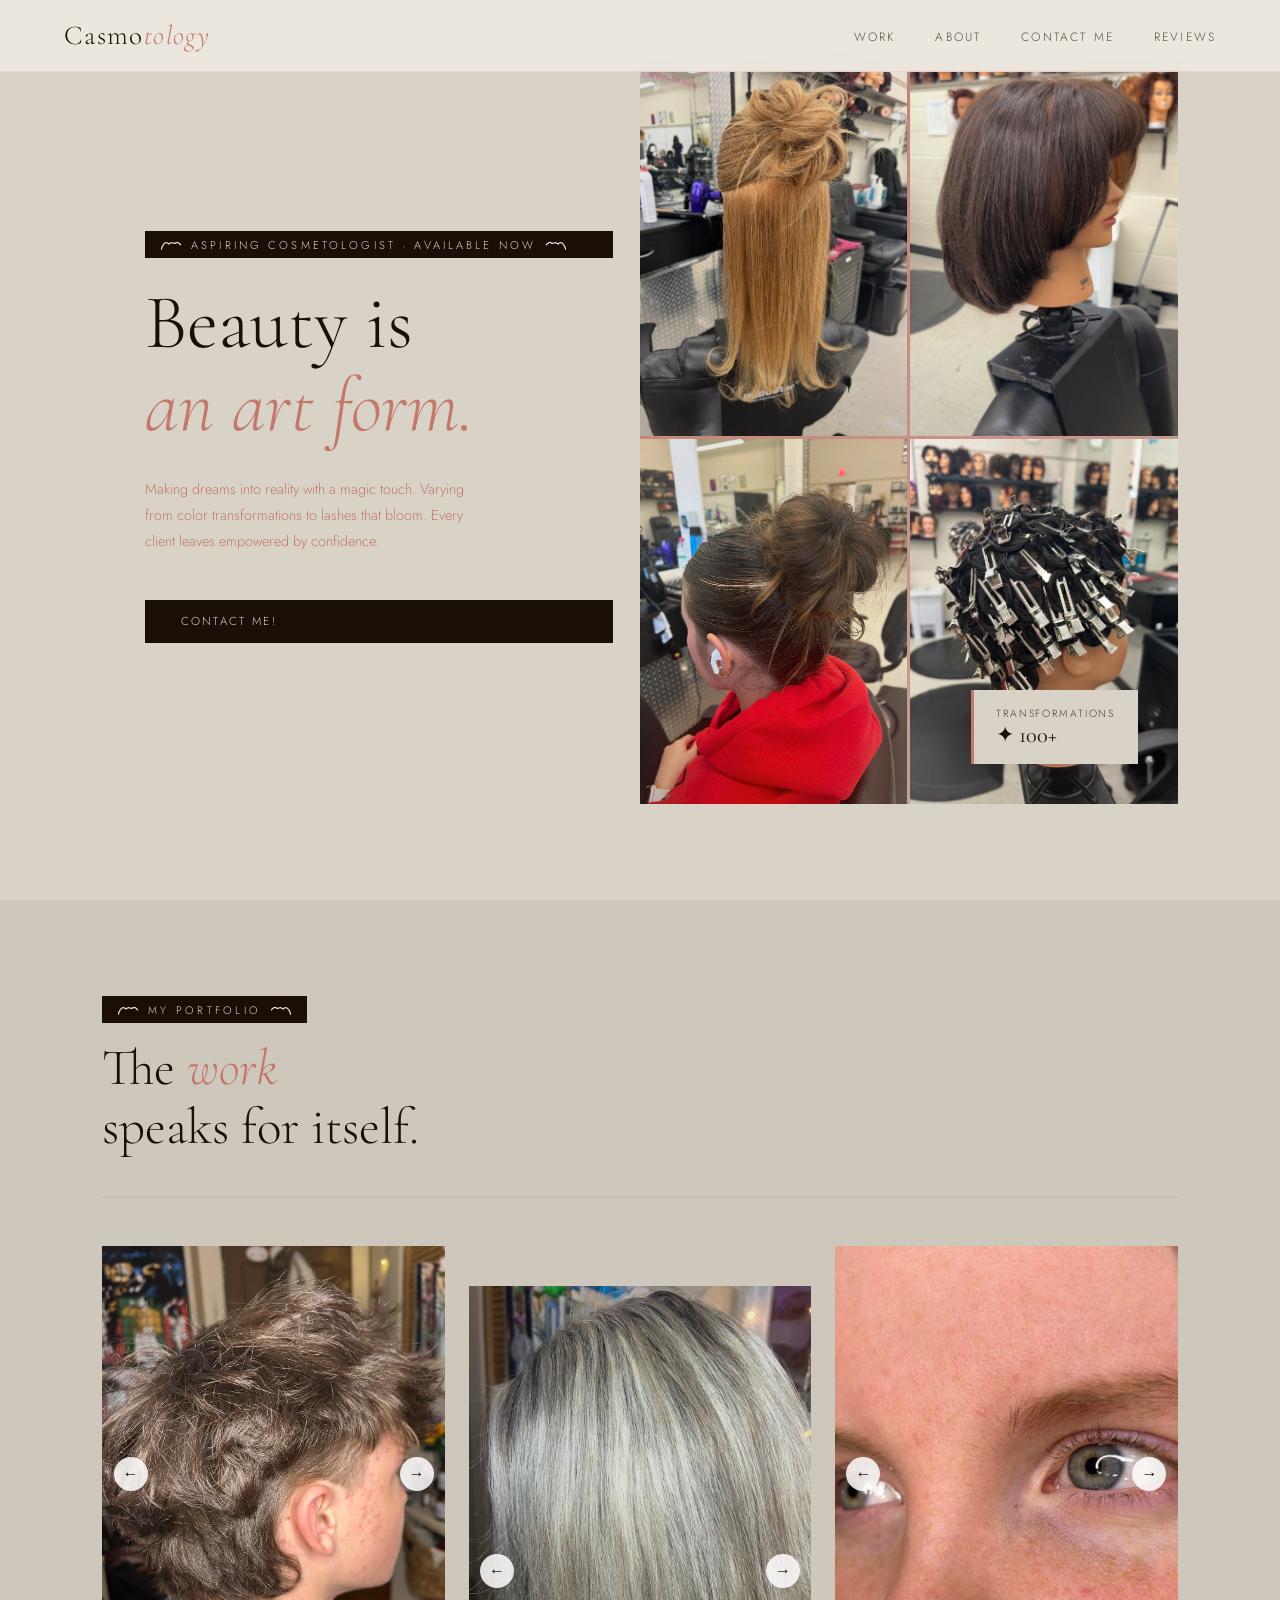
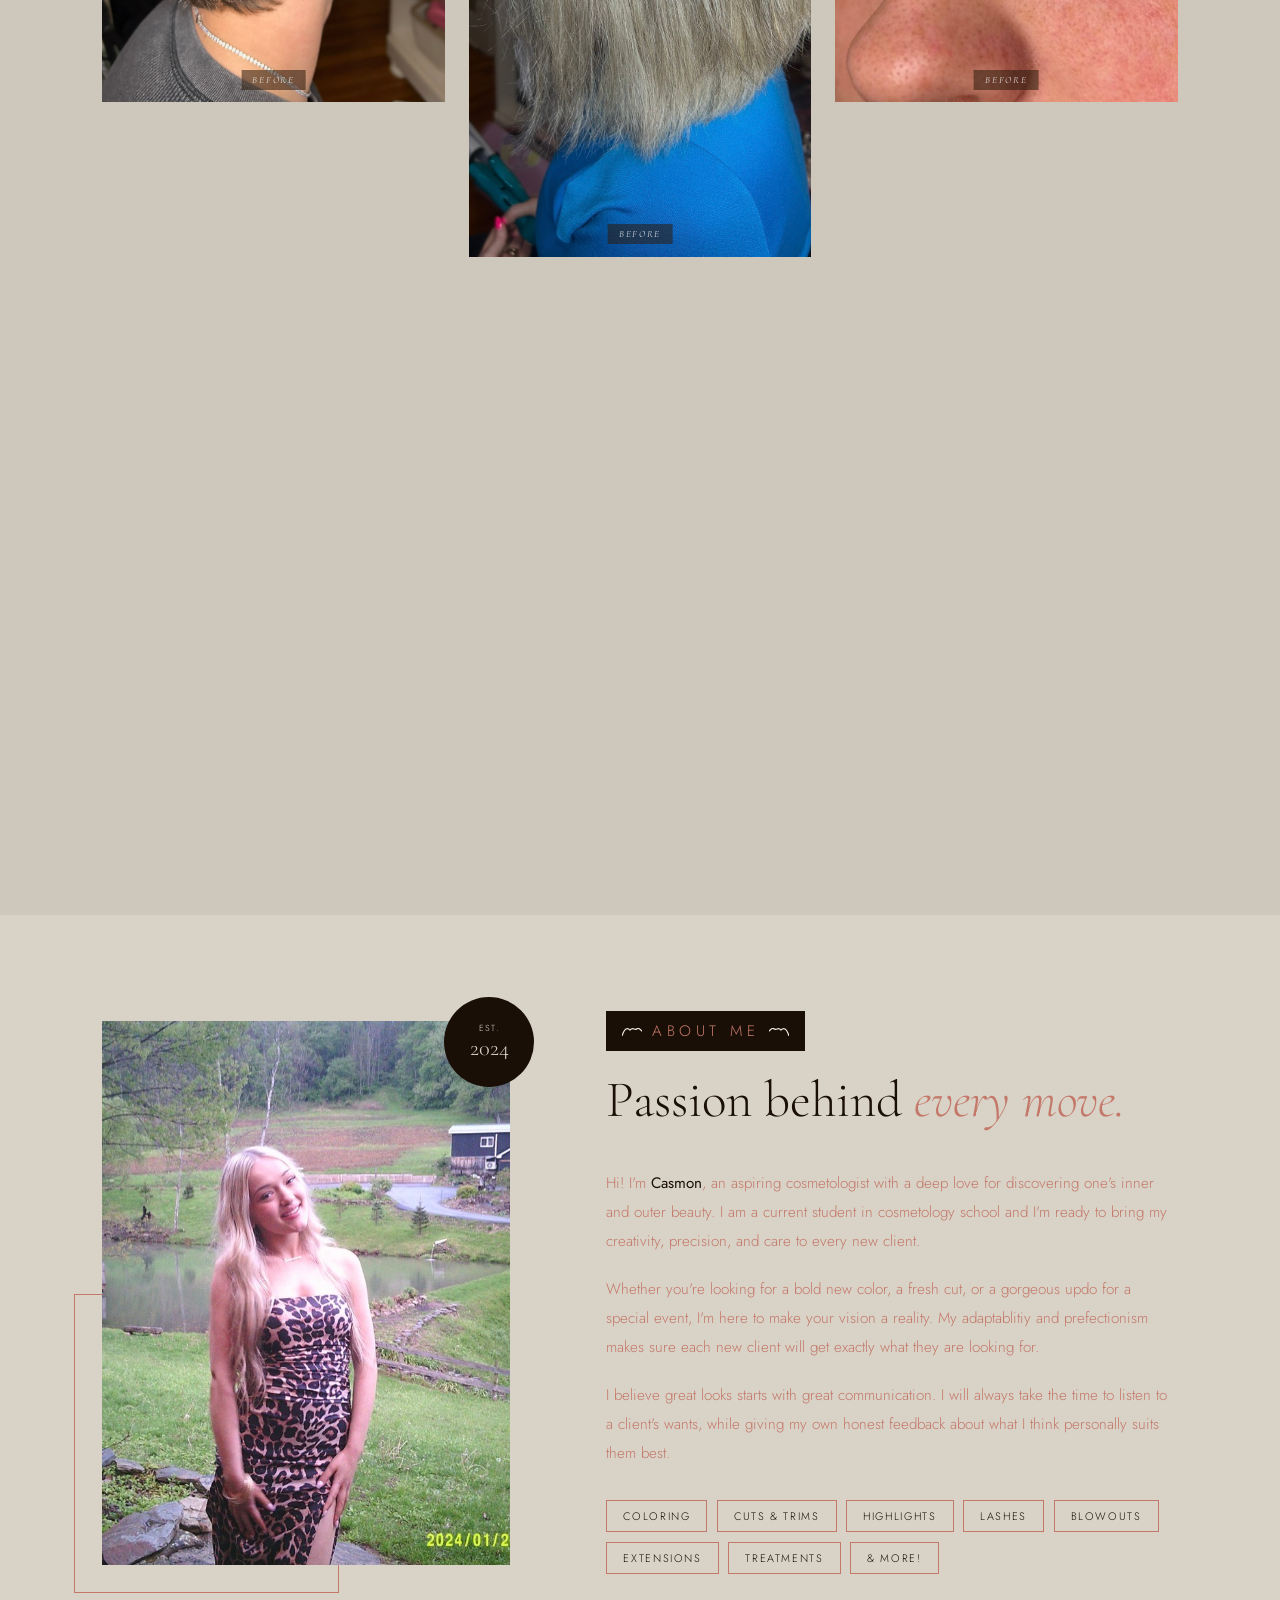
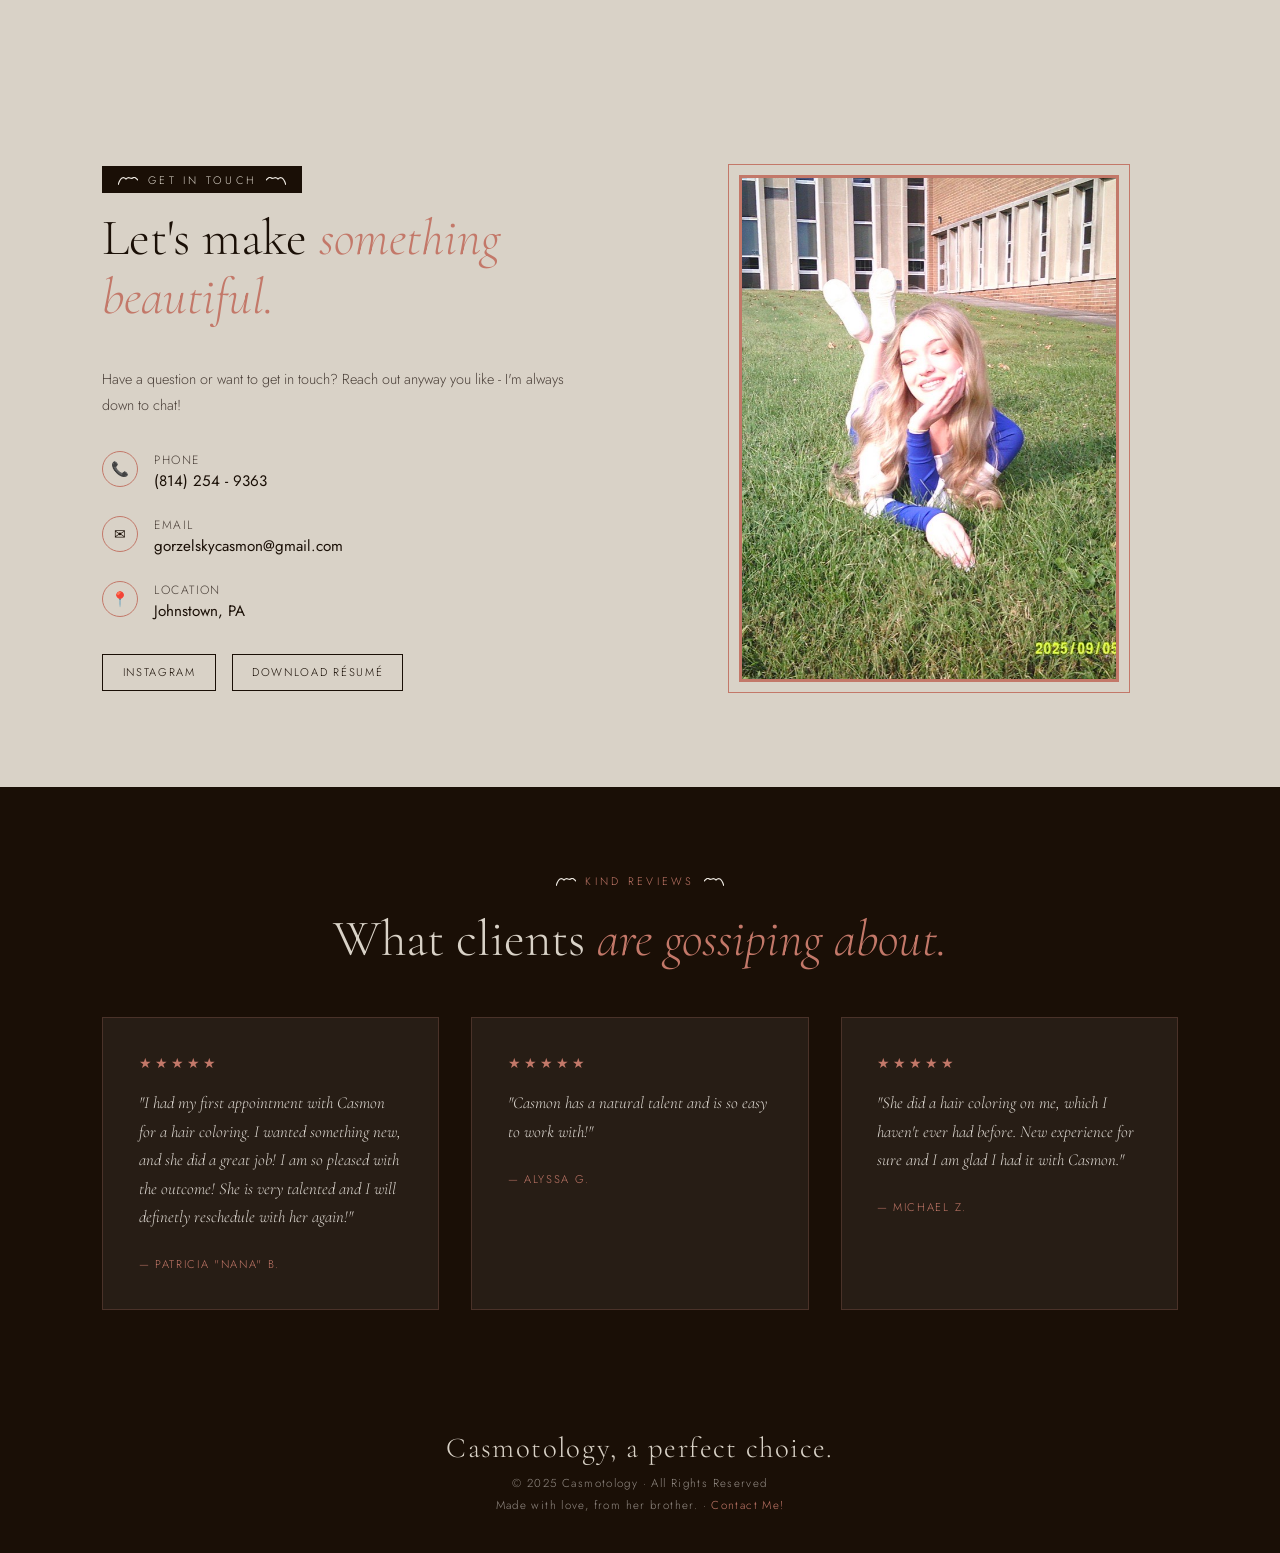
<file: index.html>
<!DOCTYPE html>
<html lang="en">
<head>
  <meta charset="UTF-8" />
  <meta name="viewport" content="width=device-width, initial-scale=1.0" />
  <title>Casmotology</title>
  <link rel="icon" type="image/png" href="images/favicon.png" />
  <link href="https://fonts.googleapis.com/css2?family=Cormorant+Garamond:ital,wght@0,300;0,400;0,600;1,300;1,400&family=Jost:wght@200;300;400;500&display=swap" rel="stylesheet" />
  <link rel="stylesheet" href="style.css" />
</head>
<body>

<!-- ══════════════════════════════════════════════
     NAV
══════════════════════════════════════════════ -->
<nav id="navbar">
  <a href="#hero" class="nav-logo">Casmo<span>tology</span></a>
  <ul class="nav-links">
    <li><a href="#work">Work</a></li>
    <li><a href="#about">About</a></li>
    <li><a href="#contact">Contact Me</a></li>
    <li><a href="#testimonials">Reviews</a></li>
  </ul>
  <button class="hamburger" id="hamburger" aria-label="Menu">
    <span></span><span></span><span></span>
  </button>
</nav>

<!-- ══════════════════════════════════════════════
     MOBILE MENU
══════════════════════════════════════════════ -->
<div class="mobile-menu" id="mobileMenu">
  <a href="#work"         onclick="closeMenu()">Work</a>
  <a href="#about"        onclick="closeMenu()">About</a>
  <a href="#testimonials" onclick="closeMenu()">Reviews</a>
  <a href="#contact"      onclick="closeMenu()">Contact Me</a>
</div>

<!-- ══════════════════════════════════════════════
     HERO
══════════════════════════════════════════════ -->
<section id="hero">
  <div class="hero-left">
    <p class="hero-eyebrow">Aspiring Cosmetologist · Available Now</p>
    <h1 class="hero-title">
      Beauty is
      <em>an art form.</em>
    </h1>
    <p class="hero-sub">Making dreams into reality with a magic touch. Varying from color transformations to lashes that bloom. Every client leaves empowered by confidence.</p>
    <a href="#contact" class="btn-primary">Contact Me!</a>
  </div>
  <div class="hero-right">
    <div class="hero-image-grid">

      <div class="hero-img-placeholder">
        <img src="images/standby_1.jpg" alt="Hair styling work" />
    </div>
      <div class="hero-img-placeholder">
        <img src="images/standby_2.jpg" alt="Hair styling work" />
    </div>
    <div class="hero-img-placeholder">
        <img src="images/standby_3.jpg" alt="Hair styling work" />
    </div>
    <div class="hero-img-placeholder">
        <img src="images/standby_4.jpg" alt="Hair styling work" />
    </div>

    </div>

    <div class="hero-tag">
      <p>Transformations</p>
      <strong>✦ 100+</strong>
    </div>
  </div>
</section>

<!-- ══════════════════════════════════════════════
     PORTFOLIO / WORK
══════════════════════════════════════════════ -->
<section id="work">
  <p class="section-label reveal">My Portfolio</p>
  <h2 class="section-title reveal">The <em>work</em><br>speaks for itself.</h2>
  <hr class="divider" />
  <div class="work-grid">

    <!-- PORTFOLIO CARD 1 -->
    <div class="work-card reveal">
        <div class="work-card-img">
            <div class="ba-flip">
            <img class="ba-img active" src="images/michael_1.jpg"  alt="Before" />
            <img class="ba-img"        src="images/michael_2.jpg" alt="After" />
            <button class="ba-btn ba-btn--prev" onclick="flipCard(this, -1)">&#8592;</button>
            <button class="ba-btn ba-btn--next" onclick="flipCard(this,  1)">&#8594;</button>
            <span class="ba-current-label">Before</span>
            </div>
        </div>
        <div class="work-card-overlay"><span class="work-card-label">Hair Coloring</span></div>
    </div>

    <!-- PORTFOLIO CARD 2 -->
    <div class="work-card reveal">
        <div class="work-card-img">
            <div class="ba-flip">
            <img class="ba-img active" src="images/ahair_4.jpg"  alt="Before" />
            <img class="ba-img"        src="images/ahair_2.jpg" alt="After" />
            <button class="ba-btn ba-btn--prev" onclick="flipCard(this, -1)">&#8592;</button>
            <button class="ba-btn ba-btn--next" onclick="flipCard(this,  1)">&#8594;</button>
            <span class="ba-current-label">Before</span>
            </div>
        </div>
        <div class="work-card-overlay"><span class="work-card-label">A Blow Out</span></div>
    </div>


    <!-- PORTFOLIO CARD 3 -->
    <div class="work-card reveal">
        <div class="work-card-img">
            <div class="ba-flip">
            <img class="ba-img active" src="images/eyes_3.jpg"  alt="Before" />
            <img class="ba-img"        src="images/eyes_4.jpg" alt="After" />
            <button class="ba-btn ba-btn--prev" onclick="flipCard(this, -1)">&#8592;</button>
            <button class="ba-btn ba-btn--next" onclick="flipCard(this,  1)">&#8594;</button>
            <span class="ba-current-label">Before</span>
            </div>
        </div>
        <div class="work-card-overlay"><span class="work-card-label">Lashes for Prom</span></div>
    </div>


    <!-- PORTFOLIO CARD 4 -->
    <div class="work-card reveal">
        <div class="work-card-img">
            <div class="ba-flip">
            <img class="ba-img active" src="images/rhair_3.jpg"  alt="Before" />
            <img class="ba-img"        src="images/rhair_4.jpg" alt="After" />
            <button class="ba-btn ba-btn--prev" onclick="flipCard(this, -1)">&#8592;</button>
            <button class="ba-btn ba-btn--next" onclick="flipCard(this,  1)">&#8594;</button>
            <span class="ba-current-label">Before</span>
            </div>
        </div>
        <div class="work-card-overlay"><span class="work-card-label">Coloring and Life</span></div>
    </div>


    <!-- PORTFOLIO CARD 5 -->
    <div class="work-card reveal">
        <div class="work-card-img">
            <div class="ba-flip">
            <img class="ba-img active" src="images/rhair_1.jpg"  alt="Before" />
            <img class="ba-img"        src="images/rhair_2.jpg" alt="After" />
            <button class="ba-btn ba-btn--prev" onclick="flipCard(this, -1)">&#8592;</button>
            <button class="ba-btn ba-btn--next" onclick="flipCard(this,  1)">&#8594;</button>
            <span class="ba-current-label">Before</span>
            </div>
        </div>
        <div class="work-card-overlay"><span class="work-card-label">Hair Foiling</span></div>
    </div>


    <!-- PORTFOLIO CARD 6 -->
    <div class="work-card reveal">
        <div class="work-card-img">
            <div class="ba-flip">
            <img class="ba-img active" src="images/eyes_1.jpg"  alt="Before" />
            <img class="ba-img"        src="images/eyes_2.jpg" alt="After" />
            <button class="ba-btn ba-btn--prev" onclick="flipCard(this, -1)">&#8592;</button>
            <button class="ba-btn ba-btn--next" onclick="flipCard(this,  1)">&#8594;</button>
            <span class="ba-current-label">Before</span>
            </div>
        </div>
        <div class="work-card-overlay"><span class="work-card-label">More Lashes</span></div>
    </div>

  </div>
</section>

<!-- ══════════════════════════════════════════════
     ABOUT
══════════════════════════════════════════════ -->
<section id="about">
  <div class="about-img-wrap reveal">
    <div class="about-photo">
        <img src="images/cg_1.jpg" alt="Casmon" />
    </div>
    <div class="about-accent-box"></div>
    <div class="about-badge">
      <span>Est.</span>
      <strong>2024</strong>
    </div>
  </div>

  <div class="about-text reveal">
    <p class="section-label">About Me</p>
    <h2 class="section-title">Passion behind <em>every move.</em></h2>
    <p>Hi! I'm <strong>Casmon</strong>, an aspiring cosmetologist with a deep love for discovering one's inner and outer beauty. I am a current student in cosmetology school and I'm ready to bring my creativity, precision, and care to every new client.</p>
    <p>Whether you're looking for a bold new color, a fresh cut, or a gorgeous updo for a special event, I'm here to make your vision a reality. My adaptablitiy and prefectionism makes sure each new client will get exactly what they are looking for.</p>
    <p>I believe great looks starts with great communication. I will always take the time to listen to a client's wants, while giving my own honest feedback about what I think personally suits them best.</p>
    <div class="about-services">
      <span class="service-tag">Coloring</span>
      <span class="service-tag">Cuts &amp; Trims</span>
      <span class="service-tag">Highlights</span>
      <span class="service-tag">Lashes</span>
      <span class="service-tag">Blowouts</span>
      <span class="service-tag">Extensions</span>
      <span class="service-tag">Treatments</span>
      <span class="service-tag">&amp; More!</span>
    </div>
  </div>
</section>

<!-- ══════════════════════════════════════════════
     CONTACT
══════════════════════════════════════════════ -->
<section id="contact">

  <div class="contact-info reveal">
  <p class="section-label">Get in Touch</p>
  <h2 class="section-title">Let's make <em>something beautiful.</em></h2>
  <p style="font-size:0.9rem;line-height:1.8;color:var(--warm-grey);margin-bottom:2rem;">
    Have a question or want to get in touch? Reach out anyway you like - I'm always down to chat!
  </p>

  <div class="contact-detail">
    <div class="contact-icon">📞</div>
    <div class="contact-detail-text">
      <p>Phone</p>
      <strong>(814) 254 - 9363</strong>
    </div>
  </div>

  <div class="contact-detail">
    <div class="contact-icon">✉</div>
    <div class="contact-detail-text">
      <p>Email</p>
      <strong>gorzelskycasmon@gmail.com</strong>
    </div>
  </div>

  <div class="contact-detail">
    <div class="contact-icon">📍</div>
    <div class="contact-detail-text">
      <p>Location</p>
      <strong>Johnstown, PA</strong>
    </div>
    </div>

    <div class="social-row">
        <a href="https://www.instagram.com/casmon_cosmo/" target="_blank" class="social-btn">Instagram</a>
        <a href="images/resume.pdf" download class="social-btn">Download Résumé</a>
        </div>
    </div>

    <div class="contact-photo-wrap reveal">
        <img src="images/cg_2.jpg" alt="[Casmon]" />
    </div>

</section>

<!-- ══════════════════════════════════════════════
     REVIEWS
══════════════════════════════════════════════ -->
<section id="testimonials">
  <p class="section-label">Kind Reviews</p>
  <h2 class="section-title">What clients <em>are gossiping about.</em></h2>
  <div class="testimonial-track">

    <div class="testimonial-card reveal">
      <div class="stars">★★★★★</div>
      <blockquote>"I had my first appointment with Casmon for a hair coloring. I wanted something new, and she did a great job! I am so pleased with the outcome! She is very talented and I will definetly reschedule with her again!"</blockquote>
      <cite>— Patricia "Nana" B.</cite>
    </div>

    <div class="testimonial-card reveal">
      <div class="stars">★★★★★</div>
      <blockquote>"Casmon has a natural talent and is so easy to work with!"</blockquote>
      <cite>— Alyssa G.</cite>
    </div>

    <div class="testimonial-card reveal">
      <div class="stars">★★★★★</div>
      <blockquote>"She did a hair coloring on me, which I haven't ever had before. New experience for sure and I am glad I had it with Casmon."</blockquote>
      <cite>— Michael Z.</cite>
    </div>

  </div>
</section>

<!-- ══════════════════════════════════════════════
     FOOTER
══════════════════════════════════════════════ -->
<footer>
  <span class="footer-logo">Casmotology, a perfect choice.</span>
  <p>© 2025 Casmotology · All Rights Reserved</p>
  <p style="margin-top:0.4rem;">Made with love, from her brother. · <a href="#contact">Contact Me!</a></p>
</footer>

<script src="main.js"></script>
</body>
</html>
</file>
<file: style.css>
/* ============================================================
   Casmotology — Main Stylesheet
   style.css
   ============================================================ */

*, *::before, *::after { box-sizing: border-box; margin: 0; padding: 0; }

:root {
  --cream: #D9D2C7;
  --espresso: #1A0F06;
  --blush: #C47A6B;
  --blush: hsl(10, 43%, 59%);
  --warm-grey: #4A3F38;
  --card-bg: #CEC7BB;
  --font-display: 'Cormorant Garamond', serif;
  --font-body: 'Jost', sans-serif;
}

html { scroll-behavior: smooth; }

body {
  background: #D9D2C7;
  color: var(--espresso);
  font-family: var(--font-body);
  font-weight: 300;
  overflow-x: hidden;
}

/* ── NAV ── */
nav {
  position: fixed;
  top: 0; left: 0; right: 0;
  z-index: 100;
  display: flex;
  align-items: center;
  justify-content: space-between;
  padding: 1.2rem 5%;
  background: rgba(237,232,224,0.92);
  backdrop-filter: blur(10px);
  border-bottom: 1px solid rgba(212,137,122,0.2);
  transition: box-shadow 0.3s;
}
nav.scrolled { box-shadow: 0 2px 24px rgba(44,26,14,0.08); }

.nav-logo {
  font-family: var(--font-display);
  font-size: 1.7rem;
  font-weight: 300;
  letter-spacing: 0.05em;
  color: var(--espresso);
  text-decoration: none;
}
.nav-logo span { color: var(--blush); font-style: italic; }

.nav-links {
  display: flex;
  gap: 2.5rem;
  list-style: none;
}
.nav-links a {
  text-decoration: none;
  font-size: 0.75rem;
  letter-spacing: 0.18em;
  text-transform: uppercase;
  color: var(--espresso);
  opacity: 0.7;
  transition: opacity 0.2s, color 0.2s;
}
.nav-links a:hover { opacity: 1; color: var(--blush); }

/* hamburger */
.hamburger {
  display: none;
  flex-direction: column;
  gap: 5px;
  cursor: pointer;
  background: none;
  border: none;
  padding: 4px;
}
.hamburger span {
  display: block;
  width: 24px; height: 1.5px;
  background: var(--espresso);
  transition: transform 0.3s, opacity 0.3s;
}
.hamburger.open span:nth-child(1) { transform: translateY(6.5px) rotate(45deg); }
.hamburger.open span:nth-child(2) { opacity: 0; }
.hamburger.open span:nth-child(3) { transform: translateY(-6.5px) rotate(-45deg); }

.mobile-menu {
  display: none;
  position: fixed;
  inset: 0;
  background: var(--cream);
  z-index: 99;
  flex-direction: column;
  align-items: center;
  justify-content: center;
  gap: 2.5rem;
}
.mobile-menu.open { display: flex; }
.mobile-menu a {
  font-family: var(--font-display);
  font-size: 2.2rem;
  font-weight: 300;
  letter-spacing: 0.08em;
  color: var(--espresso);
  text-decoration: none;
  opacity: 0;
  transform: translateY(20px);
  animation: fadeUp 0.4s forwards;
}
.mobile-menu a:nth-child(1){ animation-delay:0.1s; }
.mobile-menu a:nth-child(2){ animation-delay:0.2s; }
.mobile-menu a:nth-child(3){ animation-delay:0.3s; }
.mobile-menu a:nth-child(4){ animation-delay:0.4s; }

/* ── HERO ── */
#hero {
  min-height: 100svh;
  display: grid;
  grid-template-columns: 1fr 1fr;
  padding-top: 70px;
}

.hero-left {
  display: flex;
  flex-direction: column;
  justify-content: center;
  padding: 8% 5% 8% 8%;
}
.hero-eyebrow {
  display: inline-block;
  font-size: 0.7rem;
  letter-spacing: 0.28em;
  text-transform: uppercase;
  color: var(--cream);
  background: var(--espresso);
  padding: 0.35rem 1rem;
  margin-bottom: 1.5rem;
}
.hero-title {
  font-family: var(--font-display);
  font-size: clamp(3.2rem, 6vw, 6rem);
  font-weight: 300;
  line-height: 1.08;
  margin-bottom: 1.8rem;
}
.hero-title em { color: var(--blush); font-style: italic; display: block; }
.hero-sub {
  font-size: 0.9rem;
  line-height: 1.8;
  color: var(--blush);
  max-width: 340px;
  margin-bottom: 2.8rem;
}
.btn-primary {
  display: inline-block;
  padding: 0.85rem 2.2rem;
  background: var(--espresso);
  color: var(--cream);
  font-family: var(--font-body);
  font-size: 0.72rem;
  letter-spacing: 0.2em;
  text-transform: uppercase;
  text-decoration: none;
  transition: background 0.25s, transform 0.2s;
}
.btn-primary:hover { background: var(--blush); transform: translateY(-1px); }

.hero-right {
  position: relative;
  overflow: hidden;
}
.hero-right::before {
  content: '';
  position: absolute;
  inset: 0;
  background: linear-gradient(135deg, var(--blush) 0%, #c9a99e 100%);
  z-index: 0;
}
.hero-image-grid {
  position: absolute;
  inset: 0;
  display: grid;
  grid-template-columns: 1fr 1fr;
  grid-template-rows: 1fr 1fr;
  gap: 3px;
  z-index: 1;
}
.hero-img-placeholder {
  background: var(--blush);
  display: flex;
  align-items: center;
  justify-content: center;
  font-family: var(--font-display);
  font-size: 0.9rem;
  color: rgba(44,26,14,0.45);
  font-style: italic;
  position: relative;
  overflow: hidden;
}
.hero-img-placeholder::after {
  content: '';
  position: absolute;
  inset: 0;
  background: linear-gradient(180deg, transparent 60%, rgba(44,26,14,0.18));
}
.hero-img-placeholder:nth-child(1) { background: #C9A09A; }
.hero-img-placeholder:nth-child(2) { background: #D4B8B3; }
.hero-img-placeholder:nth-child(3) { background: #BF9B96; }
.hero-img-placeholder:nth-child(4) { background: #E2CECA; }

/* Decorative tag */
.hero-tag {
  position: absolute;
  bottom: 2.5rem;
  right: 2.5rem;
  z-index: 3;
  background: var(--cream);
  padding: 1rem 1.4rem;
  border-left: 3px solid var(--blush);
}
.hero-tag p { font-size: 0.65rem; letter-spacing: 0.18em; text-transform: uppercase; color: var(--warm-grey); }
.hero-tag strong { font-family: var(--font-display); font-size: 1.4rem; font-weight: 400; display: block; }

/* ── SECTION SHARED ── */
section { padding: 6rem 8%; }
.section-label {
  display: inline-block;
  font-size: 0.68rem;
  letter-spacing: 0.3em;
  text-transform: uppercase;
  color: var(--cream);
  background: var(--espresso);
  padding: 0.35rem 1rem;
  margin-bottom: 1rem;
}

.section-label::before,
.hero-eyebrow::before {
  content: '';
  display: inline-block;
  width: 20px;
  height: 8px;
  margin-right: 0.6rem;
  background-image: url("data:image/svg+xml,%3Csvg xmlns='http://www.w3.org/2000/svg' viewBox='0 0 20 8'%3E%3Cpath d='M0,8 Q2,2 4,1 Q6,0 8,2 Q10,0 12,1 Q14,2 16,0 Q18,1 20,3' stroke='%23EDE8E0' stroke-width='1.2' fill='none' stroke-linecap='round'/%3E%3C/svg%3E");
  background-repeat: no-repeat;
  background-size: contain;
  vertical-align: middle;
}

.section-label::after,
.hero-eyebrow::after {
  content: '';
  display: inline-block;
  width: 20px;
  height: 8px;
  margin-left: 0.6rem;
  background-image: url("data:image/svg+xml,%3Csvg xmlns='http://www.w3.org/2000/svg' viewBox='0 0 20 8'%3E%3Cpath d='M0,3 Q2,1 4,0 Q6,2 8,1 Q10,0 12,2 Q14,0 16,1 Q18,2 20,8' stroke='%23EDE8E0' stroke-width='1.2' fill='none' stroke-linecap='round'/%3E%3C/svg%3E");
  background-repeat: no-repeat;
  background-size: contain;
  vertical-align: middle;
}
.section-title {
  font-family: var(--font-display);
  font-size: clamp(2rem, 4vw, 3.4rem);
  font-weight: 300;
  line-height: 1.15;
  margin-bottom: 2.5rem;
}
.section-title em { font-style: italic; color: var(--blush); }
hr.divider {
  border: none;
  border-top: 1px solid rgba(212,137,122,0.3);
  margin-bottom: 3rem;
}

/* ── WORK / PORTFOLIO ── */
#work { background: var(--card-bg); }

.work-grid {
  display: grid;
  grid-template-columns: repeat(3, 1fr);
  gap: 1.5rem;
}

.work-card {
  position: relative;
  overflow: hidden;
  cursor: pointer;
}
.work-card-img {
  width: 100%;
  aspect-ratio: 3/4;
  background: var(--blush);
  display: flex;
  align-items: center;
  justify-content: center;
  font-family: var(--font-display);
  font-size: 1rem;
  color: rgba(44,26,14,0.4);
  font-style: italic;
  transition: transform 0.5s ease;
  position: relative;
  overflow: hidden;
}

/* work-card-img also handles real <img> tags */
.work-card-img img {
  width: 100%;
  height: 100%;
  object-fit: cover;
  display: block;
}

.work-card:nth-child(1) .work-card-img { background: #C6A09A; }
.work-card:nth-child(2) .work-card-img { background: #D8BEB9; aspect-ratio: 3/5; }
.work-card:nth-child(3) .work-card-img { background: #BE9A96; }
.work-card:nth-child(4) .work-card-img { background: #E0C9C6; }
.work-card:nth-child(5) .work-card-img { background: #CAAEAA; aspect-ratio: 3/5; }
.work-card:nth-child(6) .work-card-img { background: #D4AFA9; }

.work-card:hover .work-card-img { transform: scale(1.04); }

.work-card-overlay {
  position: absolute;
  inset: 0;
  pointer-events: none;
  background: linear-gradient(0deg, rgba(44,26,14,0.7) 0%, transparent 55%);
  opacity: 0;
  transition: opacity 0.35s;
  display: flex;
  align-items: flex-end;
  padding: 1.4rem;
}
.work-card:hover .work-card-overlay { opacity: 1; }
.work-card-label {
  font-family: var(--font-display);
  font-size: 1.1rem;
  font-weight: 300;
  color: #fff;
  font-style: italic;
}

/* mosaic layout adjustments */
.work-card:nth-child(2) { margin-top: 2.5rem; }
.work-card:nth-child(5) { margin-top: -2rem; }

/* ── ABOUT ── */
#about {
  display: grid;
  grid-template-columns: 5fr 7fr;
  gap: 6rem;
  align-items: center;
}
.about-img-wrap { position: relative; }
.about-photo {
  width: 100%;
  aspect-ratio: 3/4;
  background: linear-gradient(135deg, #C9A09A, #E2D0CD);
  display: flex;
  align-items: center;
  justify-content: center;
  font-family: var(--font-display);
  font-size: 1rem;
  color: rgba(44,26,14,0.4);
  font-style: italic;
  overflow: hidden;
}
.about-photo img {
  width: 100%;
  height: 100%;
  object-fit: cover;
  display: block;
}
.about-accent-box {
  position: absolute;
  bottom: -1.8rem;
  left: -1.8rem;
  width: 65%;
  height: 55%;
  border: 1.5px solid var(--blush);
  z-index: -1;
}
.about-badge {
  position: absolute;
  top: -1.5rem;
  right: -1.5rem;
  width: 90px; height: 90px;
  border-radius: 50%;
  background: var(--espresso);
  color: var(--cream);
  display: flex;
  flex-direction: column;
  align-items: center;
  justify-content: center;
  text-align: center;
}
.about-badge span { font-size: 0.55rem; letter-spacing: 0.15em; text-transform: uppercase; }
.about-badge strong { font-family: var(--font-display); font-size: 1.4rem; font-weight: 300; }

.about-text p {
  font-size: 0.95rem;
  line-height: 1.9;
  color: var(--blush);
  margin-bottom: 1.2rem;
}
.about-text p strong { color: var(--espresso); font-weight: 400; }
.about-services {
  margin-top: 2rem;
  display: flex;
  flex-wrap: wrap;
  gap: 0.6rem;
}
.service-tag {
  font-size: 0.68rem;
  letter-spacing: 0.15em;
  text-transform: uppercase;
  padding: 0.45rem 1rem;
  border: 1px solid var(--blush);
  color: var(--espresso);
}

/* ── TESTIMONIALS ── */
#testimonials { background: var(--espresso); color: var(--cream); text-align: center; padding: 5rem 8%; }
#testimonials .section-label { color: var(--blush); }
#testimonials .section-title { color: var(--cream); }
.testimonial-track {
  display: grid;
  grid-template-columns: repeat(3, 1fr);
  gap: 2rem;
  margin-top: 3rem;
}
.testimonial-card {
  background: rgba(255,255,255,0.06);
  border: 1px solid rgba(212,137,122,0.2);
  padding: 2.2rem;
  text-align: left;
}
.testimonial-card .stars { color: var(--blush); font-size: 0.85rem; margin-bottom: 1rem; letter-spacing: 3px; }
.testimonial-card blockquote {
  font-family: var(--font-display);
  font-size: 1.05rem;
  font-style: italic;
  font-weight: 300;
  line-height: 1.7;
  color: rgba(247,242,236,0.88);
  margin-bottom: 1.2rem;
}
.testimonial-card cite {
  font-size: 0.7rem;
  letter-spacing: 0.15em;
  text-transform: uppercase;
  color: var(--blush);
  font-style: normal;
}

/* ── CONTACT ── */
#contact {
  display: grid;
  grid-template-columns: 1fr 1fr;
  gap: 5rem;
  align-items: center;
}
.contact-info .contact-detail {
  display: flex;
  align-items: flex-start;
  gap: 1rem;
  margin-bottom: 1.5rem;
}
.contact-icon {
  width: 36px; height: 36px;
  border: 1px solid var(--blush);
  border-radius: 50%;
  display: flex;
  align-items: center;
  justify-content: center;
  flex-shrink: 0;
  font-size: 0.9rem;
}
.contact-detail-text p { font-size: 0.75rem; letter-spacing: 0.12em; text-transform: uppercase; color: var(--warm-grey); }
.contact-detail-text strong { font-size: 0.95rem; font-weight: 400; color: var(--espresso); }

.social-row { display: flex; gap: 1rem; margin-top: 2rem; }
.social-btn {
  display: inline-flex;
  align-items: center;
  gap: 0.5rem;
  font-size: 0.7rem;
  letter-spacing: 0.15em;
  text-transform: uppercase;
  text-decoration: none;
  padding: 0.6rem 1.2rem;
  border: 1px solid var(--espresso);
  color: var(--espresso);
  transition: background 0.2s, color 0.2s;
}
.social-btn:hover { background: var(--espresso); color: var(--cream); }

.contact-form { display: flex; flex-direction: column; gap: 1rem; }
.form-row { display: grid; grid-template-columns: 1fr 1fr; gap: 1rem; }
.form-group { display: flex; flex-direction: column; gap: 0.4rem; }
.form-group label {
  font-size: 0.65rem;
  letter-spacing: 0.2em;
  text-transform: uppercase;
  color: var(--warm-grey);
}
.form-group input,
.form-group select,
.form-group textarea {
  background: var(--card-bg);
  border: 1px solid rgba(138,125,116,0.3);
  padding: 0.8rem 1rem;
  font-family: var(--font-body);
  font-size: 0.9rem;
  font-weight: 300;
  color: var(--espresso);
  outline: none;
  transition: border-color 0.2s;
}
.form-group input:focus,
.form-group select:focus,
.form-group textarea:focus { border-color: var(--blush); }
.form-group textarea { resize: vertical; min-height: 110px; }
.btn-submit {
  align-self: flex-start;
  padding: 0.9rem 2.5rem;
  background: var(--blush);
  color: #fff;
  font-family: var(--font-body);
  font-size: 0.72rem;
  letter-spacing: 0.2em;
  text-transform: uppercase;
  border: none;
  cursor: pointer;
  transition: background 0.25s, transform 0.2s;
}
.btn-submit:hover { background: var(--espresso); transform: translateY(-1px); }

.form-success {
  display: none;
  text-align: center;
  padding: 3rem 2rem;
  background: var(--card-bg);
  border: 1px solid var(--blush);
}
.form-success p { font-family: var(--font-display); font-size: 1.6rem; font-style: italic; font-weight: 300; color: var(--espresso); margin-bottom: 0.5rem; }
.form-success small { color: var(--warm-grey); font-size: 0.8rem; }

/* -- PHOTOS -- */
.contact-photo-wrap {
  position: relative;
  max-width: 380px;
  width: 100%;
  margin: 0 auto;
}

.contact-photo-wrap img {
  width: 100%;
  max-width: 380px;
  height: auto;
  aspect-ratio: 3/4;
  object-fit: cover;
  display: block;
  border: 3px solid var(--blush);
  outline: 1px solid var(--blush);
  outline-offset: 10px;
}

.hero-img-placeholder img {
  width: 100%;
  height: 100%;
  object-fit: cover;
  display: block;
}

/* ── FOOTER ── */
footer {
  background: var(--espresso);
  color: rgba(247,242,236,0.55);
  text-align: center;
  padding: 2.5rem 5%;
  font-size: 0.72rem;
  letter-spacing: 0.12em;
}
footer a { color: var(--blush); text-decoration: none; }
footer .footer-logo {
  font-family: var(--font-display);
  font-size: 1.8rem;
  font-weight: 300;
  color: var(--cream);
  margin-bottom: 0.6rem;
  display: block;
}

/* ── ANIMATIONS ── */
@keyframes fadeUp {
  to { opacity: 1; transform: translateY(0); }
}
.reveal {
  opacity: 0;
  transform: translateY(28px);
  transition: opacity 0.7s ease, transform 0.7s ease;
}
.reveal.visible { opacity: 1; transform: translateY(0); }

/* ── BEFORE / AFTER FLIP ── */
.ba-flip {
  position: relative;
  width: 100%;
  height: 100%;
  min-height: 300px;
}

.ba-img {
  position: absolute;
  inset: 0;
  width: 100%;
  height: 100%;
  object-fit: cover;
  opacity: 0;
  transition: opacity 0.45s ease;
  pointer-events: none;
}
.ba-img.active { opacity: 1; }

.ba-btn {
  position: absolute;
  top: 50%;
  transform: translateY(-50%);
  background: rgba(255,255,255,0.85);
  color: var(--espresso);
  border: none;
  width: 34px;
  height: 34px;
  border-radius: 50%;
  font-size: 1rem;
  cursor: pointer;
  z-index: 10;
  display: flex;
  align-items: center;
  justify-content: center;
  transition: background 0.2s;
}
.ba-btn:hover { background: #fff; }
.ba-btn--prev { left: 0.7rem; }
.ba-btn--next { right: 0.7rem; }

.ba-current-label {
  position: absolute;
  bottom: 0.8rem;
  left: 50%;
  transform: translateX(-50%);
  font-size: 0.6rem;
  letter-spacing: 0.18em;
  text-transform: uppercase;
  background: rgba(44,26,14,0.55);
  color: #fff;
  padding: 0.25rem 0.7rem;
  pointer-events: none;
}

/* ── RESPONSIVE ── */
@media (max-width: 900px) {
  nav { padding: 1rem 5%; }
  .nav-links { display: none; }
  .hamburger { display: flex; }

  #hero { grid-template-columns: 1fr; min-height: auto; }
  .hero-right { height: 55vw; min-height: 260px; }
  .hero-left { padding: 6% 6% 4%; }

  .work-grid { grid-template-columns: 1fr 1fr; }
  .work-card:nth-child(2), .work-card:nth-child(5) { margin: 0; }

  #about { grid-template-columns: 1fr; gap: 3rem; }
  .about-img-wrap { max-width: 320px; margin: 0 auto; }

  .testimonial-track { grid-template-columns: 1fr; }

  #contact { grid-template-columns: 1fr; gap: 3rem; }
  .form-row { grid-template-columns: 1fr; }

  .contact-photo-wrap { max-width: 320px; }
}

@media (max-width: 600px) {
  section { padding: 4rem 5%; }
  .work-grid { grid-template-columns: 1fr; }
  .hero-tag { display: none; }
}
</file>
